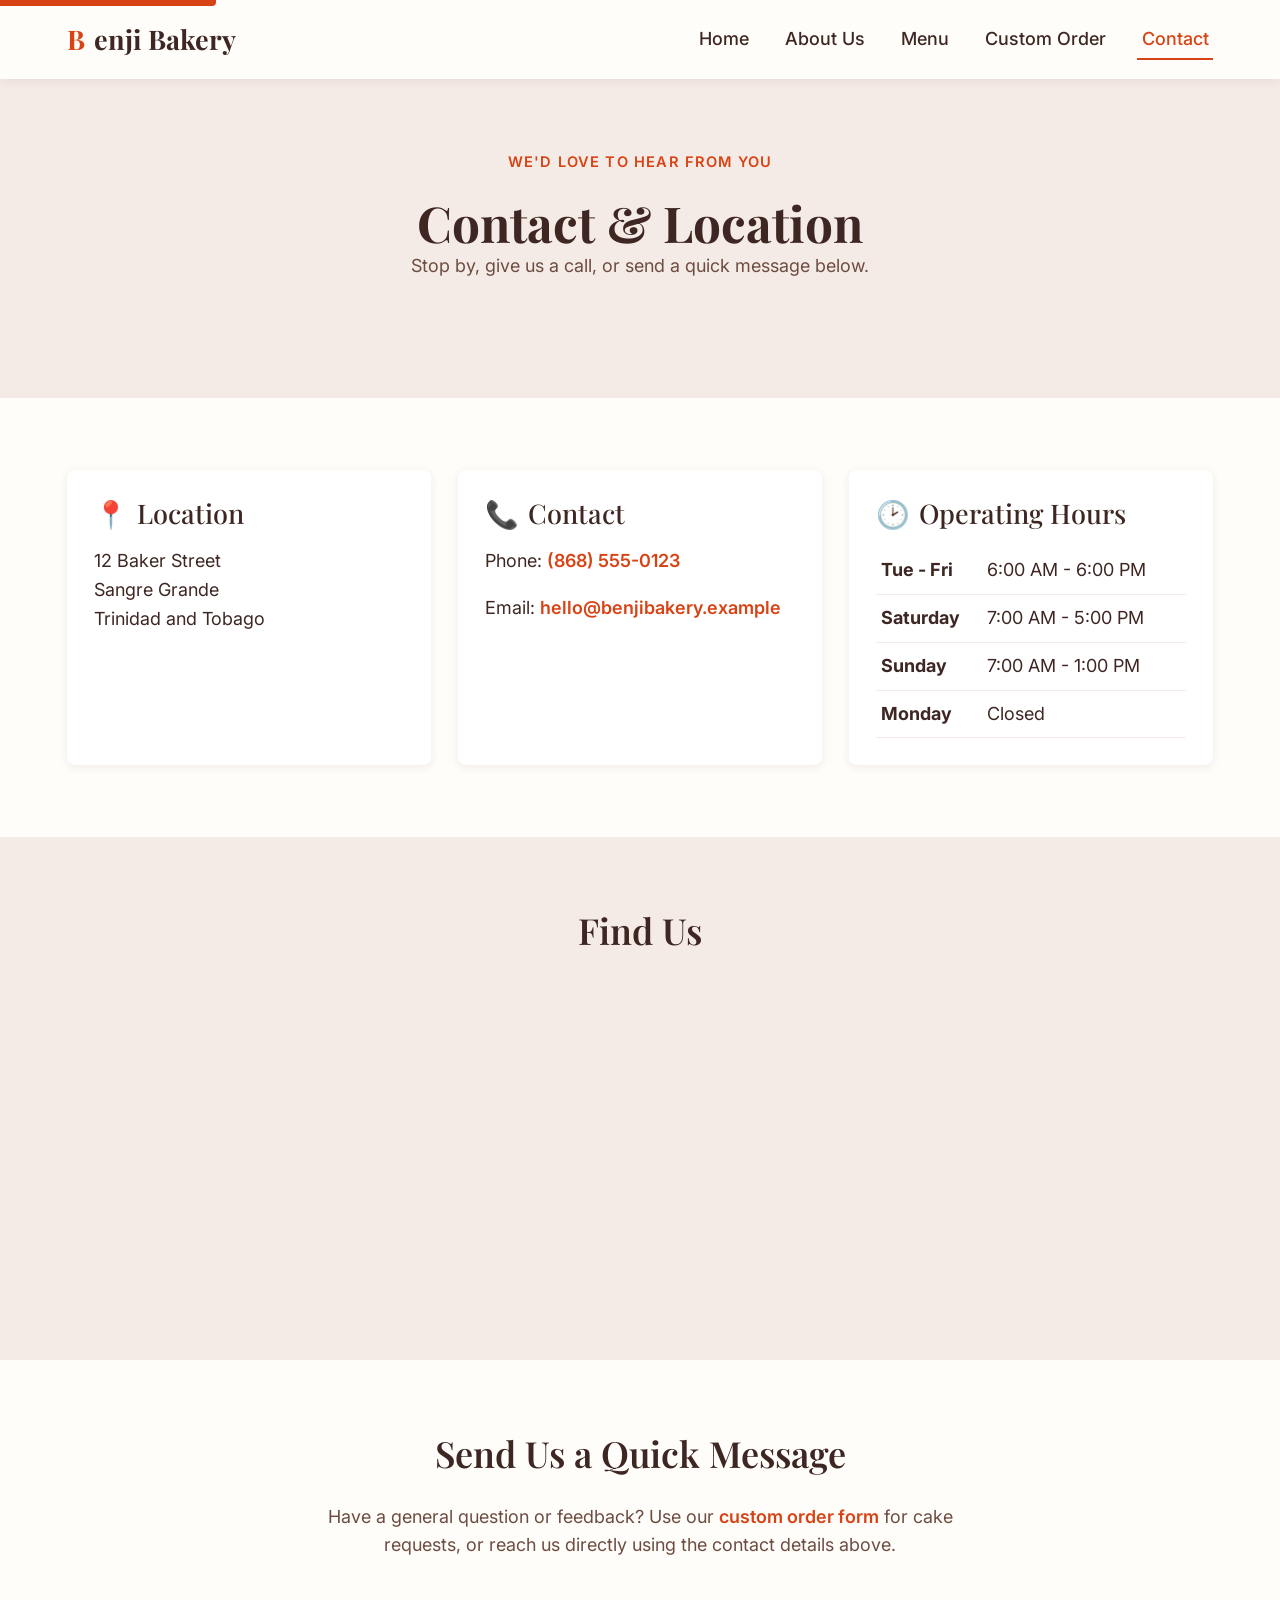
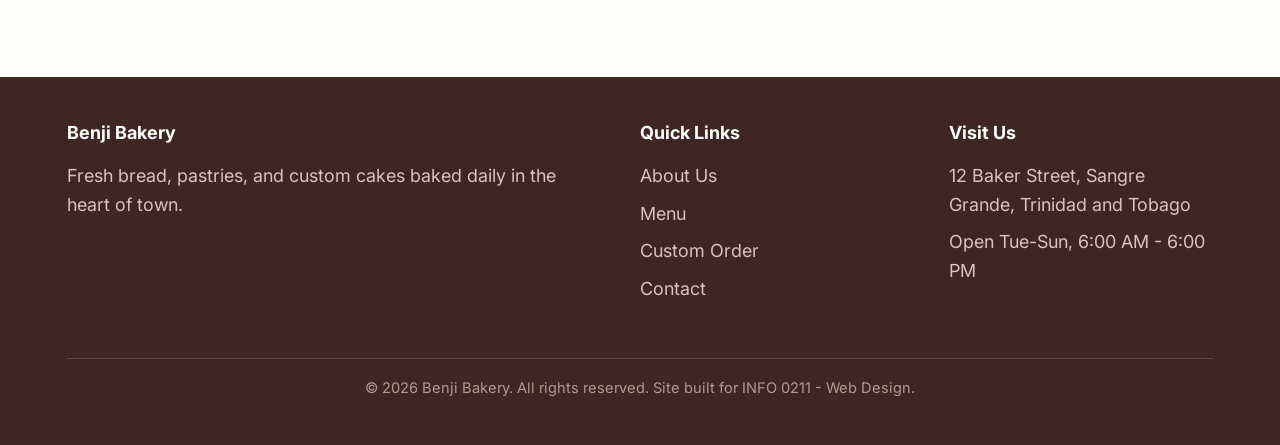
<file: contact.html>
<!DOCTYPE html>
<html lang="en">
<head>
  <meta charset="UTF-8">
  <meta name="viewport" content="width=device-width, initial-scale=1.0">
  <title>Contact &amp; Locations | Benji Bakery</title>
  <meta name="description" content="Find Benji Bakery's hours, location, and contact details, or send us a message directly.">
  <link rel="preconnect" href="https://fonts.googleapis.com">
  <link href="https://fonts.googleapis.com/css2?family=Playfair+Display:wght@500;600;700&family=Inter:wght@400;500;600;700&display=swap" rel="stylesheet">
  <link rel="stylesheet" href="css/style.css">
</head>
<body>

  <a class="skip-link" href="#main-content">Skip to main content</a>

  <header class="site-header">
    <div class="nav-wrapper">
      <a href="index.html" class="logo" aria-label="Benji Bakery home">
        <span>B</span>enji Bakery
      </a>
      <button class="nav-toggle" aria-expanded="false" aria-controls="primary-navigation" aria-label="Toggle navigation menu">&#9776;</button>
      <nav class="main-nav" id="primary-navigation" aria-label="Primary">
        <ul>
          <li><a href="index.html">Home</a></li>
          <li><a href="about.html">About Us</a></li>
          <li><a href="menu.html">Menu</a></li>
          <li><a href="order.html">Custom Order</a></li>
          <li><a href="contact.html" aria-current="page">Contact</a></li>
        </ul>
      </nav>
    </div>
  </header>

  <main id="main-content">

    <section class="bg-taupe" aria-labelledby="page-heading">
      <div class="container text-center">
        <p class="eyebrow">We'd Love to Hear From You</p>
        <h1 id="page-heading">Contact &amp; Location</h1>
        <p class="section-intro">Stop by, give us a call, or send a quick message below.</p>
      </div>
    </section>

    <section aria-labelledby="details-heading">
      <div class="container">
        <h2 id="details-heading" class="visually-hidden">Contact details</h2>
        <div class="grid grid-3">

          <div class="info-card">
            <h3><span aria-hidden="true">&#128205;</span> Location</h3>
            <p>12 Baker Street<br>Sangre Grande<br>Trinidad and Tobago</p>
          </div>

          <div class="info-card">
            <h3><span aria-hidden="true">&#128222;</span> Contact</h3>
            <p>Phone: <a href="tel:+18685550123" class="text-link">(868) 555-0123</a></p>
            <p>Email: <a href="mailto:hello@benjibakery.example" class="text-link">hello@benjibakery.example</a></p>
          </div>

          <div class="info-card">
            <h3><span aria-hidden="true">&#128337;</span> Operating Hours</h3>
            <table class="hours-table">
              <caption class="visually-hidden">Benji Bakery weekly operating hours</caption>
              <tbody>
                <tr><th scope="row">Tue - Fri</th><td>6:00 AM - 6:00 PM</td></tr>
                <tr><th scope="row">Saturday</th><td>7:00 AM - 5:00 PM</td></tr>
                <tr><th scope="row">Sunday</th><td>7:00 AM - 1:00 PM</td></tr>
                <tr><th scope="row">Monday</th><td>Closed</td></tr>
              </tbody>
            </table>
          </div>

        </div>
      </div>
    </section>

    <!-- Map -->
    <section class="bg-taupe" aria-labelledby="map-heading">
      <div class="container">
        <h2 id="map-heading" class="text-center">Find Us</h2>
        <iframe
          class="map-frame"
          title="Map showing Benji Bakery location in Sangre Grande, Trinidad and Tobago"
          src="https://www.openstreetmap.org/export/embed.html?bbox=-61.135%2C10.575%2C-61.115%2C10.595&layer=mapnik"
          loading="lazy">
        </iframe>
      </div>
    </section>

    <!-- Feedback / comment form (also satisfies functional input form requirement in spirit; primary functional form is order.html) -->
    <section aria-labelledby="feedback-heading">
      <div class="container">
        <h2 id="feedback-heading" class="text-center">Send Us a Quick Message</h2>
        <p class="section-intro">Have a general question or feedback? Use our <a href="order.html" class="text-link">custom order form</a> for cake requests, or reach us directly using the contact details above.</p>
      </div>
    </section>

  </main>

  <footer class="site-footer">
    <div class="container">
      <div class="footer-grid">
        <div>
          <h4>Benji Bakery</h4>
          <p>Fresh bread, pastries, and custom cakes baked daily in the heart of town.</p>
        </div>
        <div>
          <h4>Quick Links</h4>
          <a href="about.html">About Us</a>
          <a href="menu.html">Menu</a>
          <a href="order.html">Custom Order</a>
          <a href="contact.html">Contact</a>
        </div>
        <div>
          <h4>Visit Us</h4>
          <p>12 Baker Street, Sangre Grande, Trinidad and Tobago</p>
          <p>Open Tue-Sun, 6:00 AM - 6:00 PM</p>
        </div>
      </div>
      <div class="footer-bottom">
        <p>&copy; 2026 Benji Bakery. All rights reserved. Site built for INFO 0211 - Web Design.</p>
      </div>
    </div>
  </footer>

  <script src="js/main.js"></script>
</body>
</html>
</file>
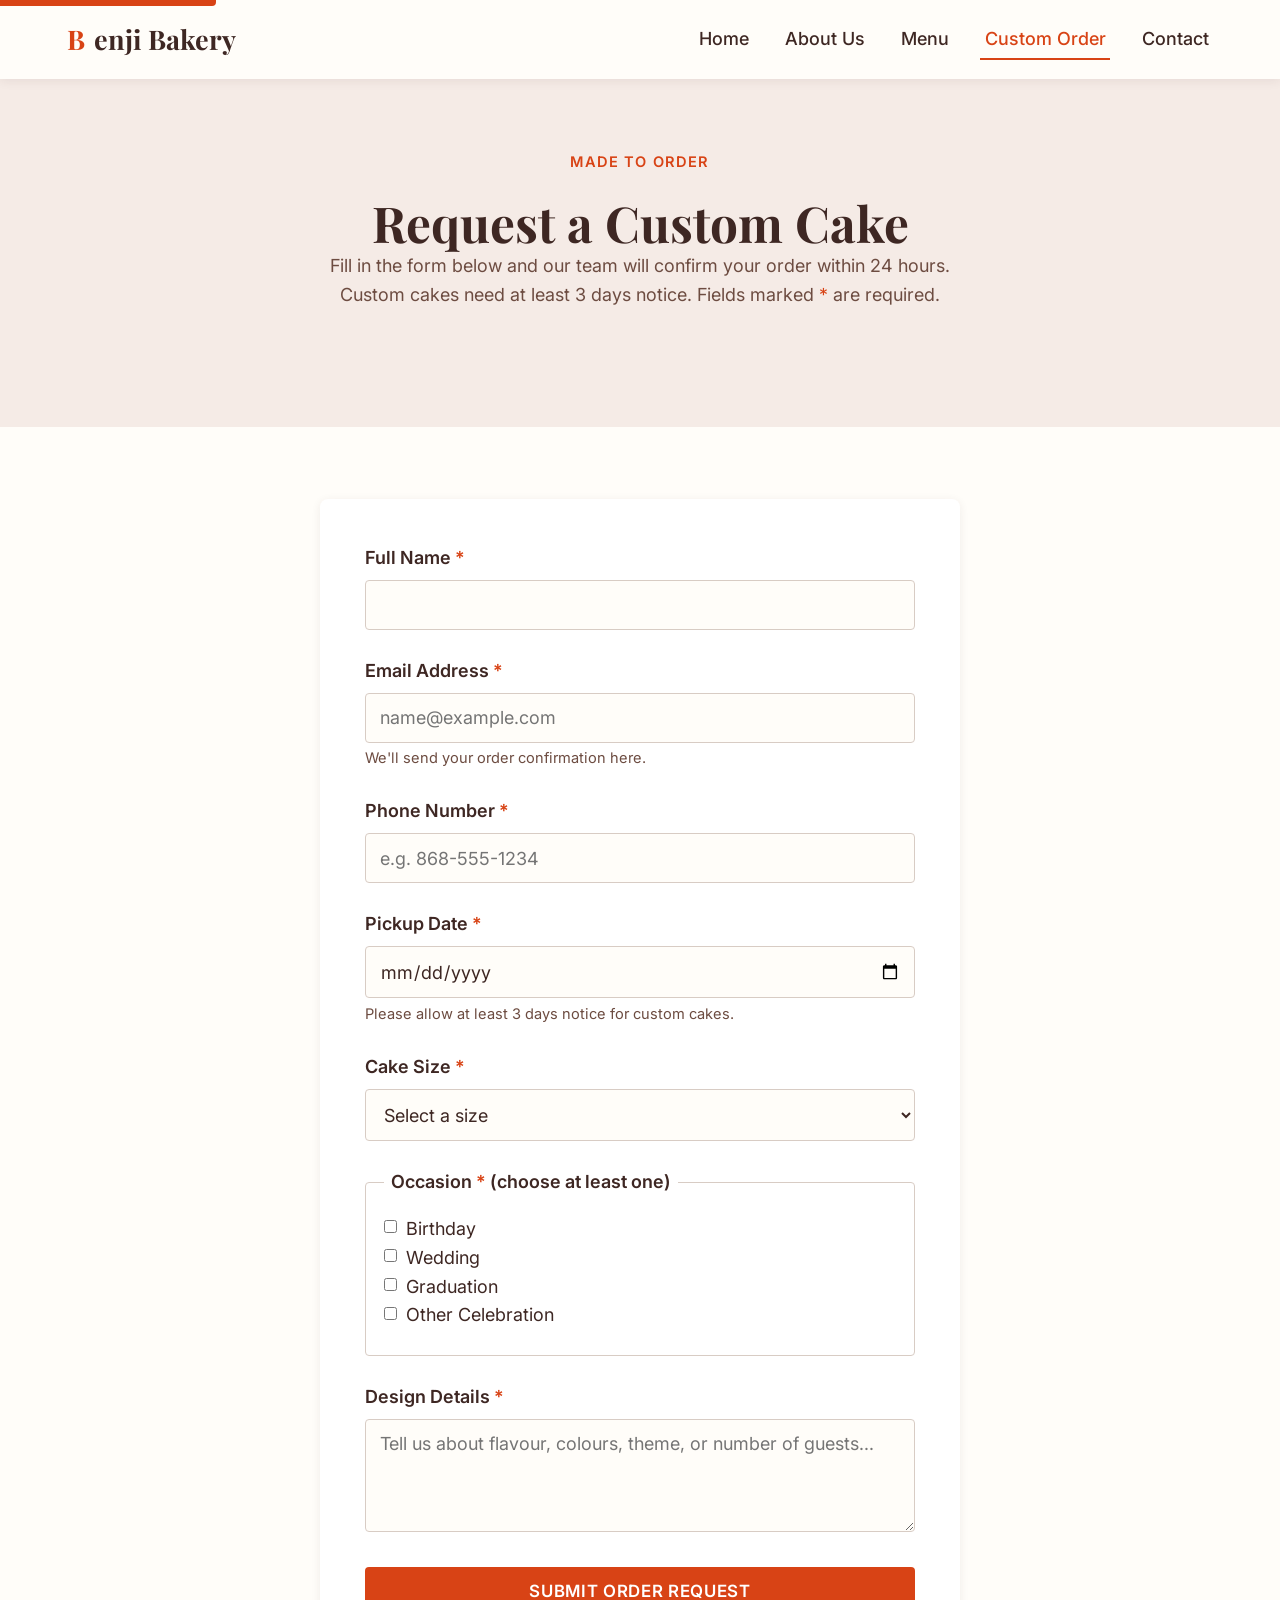
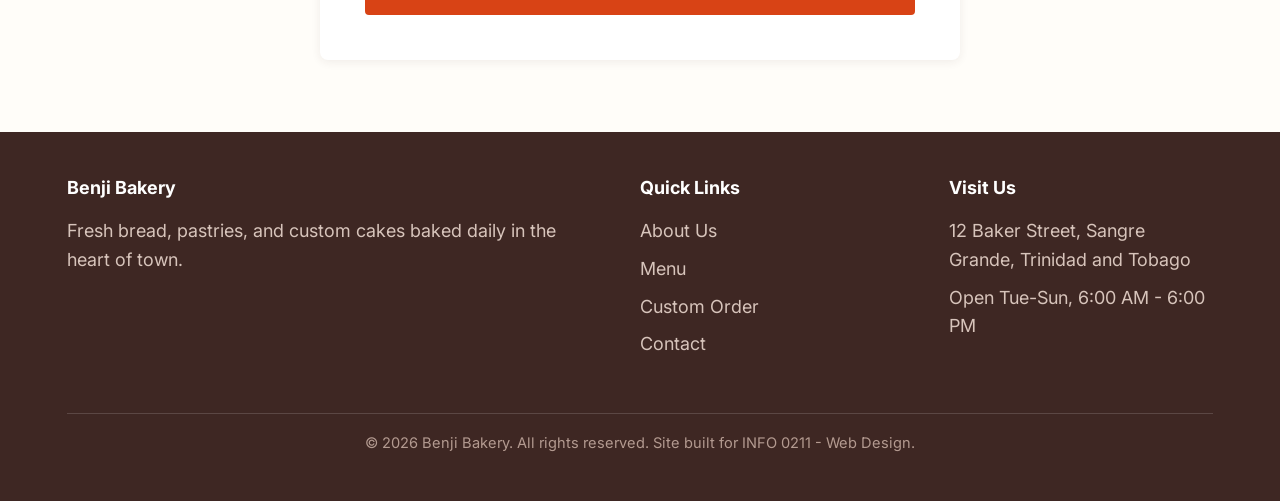
<file: order.html>
<!DOCTYPE html>
<html lang="en">
<head>
  <meta charset="UTF-8">
  <meta name="viewport" content="width=device-width, initial-scale=1.0">
  <title>Custom Cake Order | Benji Bakery</title>
  <meta name="description" content="Request a custom cake from Benji Bakery. Tell us your date, size, and design idea using our online order form.">
  <link rel="preconnect" href="https://fonts.googleapis.com">
  <link href="https://fonts.googleapis.com/css2?family=Playfair+Display:wght@500;600;700&family=Inter:wght@400;500;600;700&display=swap" rel="stylesheet">
  <link rel="stylesheet" href="css/style.css">
</head>
<body>

  <a class="skip-link" href="#main-content">Skip to main content</a>

  <header class="site-header">
    <div class="nav-wrapper">
      <a href="index.html" class="logo" aria-label="Benji Bakery home">
        <span>B</span>enji Bakery
      </a>
      <button class="nav-toggle" aria-expanded="false" aria-controls="primary-navigation" aria-label="Toggle navigation menu">&#9776;</button>
      <nav class="main-nav" id="primary-navigation" aria-label="Primary">
        <ul>
          <li><a href="index.html">Home</a></li>
          <li><a href="about.html">About Us</a></li>
          <li><a href="menu.html">Menu</a></li>
          <li><a href="order.html" aria-current="page">Custom Order</a></li>
          <li><a href="contact.html">Contact</a></li>
        </ul>
      </nav>
    </div>
  </header>

  <main id="main-content">

    <section class="bg-taupe" aria-labelledby="page-heading">
      <div class="container text-center">
        <p class="eyebrow">Made to Order</p>
        <h1 id="page-heading">Request a Custom Cake</h1>
        <p class="section-intro">
          Fill in the form below and our team will confirm your order within 24 hours.
          Custom cakes need at least 3 days notice. Fields marked
          <span class="required-flag">*</span> are required.
        </p>
      </div>
    </section>

    <section aria-labelledby="form-heading">
      <div class="container">
        <h2 id="form-heading" class="visually-hidden">Custom order form</h2>

        <div class="form-wrapper">

          <div id="form-success" role="status" aria-live="polite">
            Thank you! Your custom order request has been received. We'll be in touch soon to confirm details.
          </div>

          <form id="order-form" novalidate>

            <div class="form-group">
              <label for="full-name">Full Name <span class="required-flag">*</span></label>
              <input type="text" id="full-name" name="full-name" required minlength="2" autocomplete="name">
              <span class="error-message" id="full-name-error" role="alert"></span>
            </div>

            <div class="form-group">
              <label for="email">Email Address <span class="required-flag">*</span></label>
              <input type="email" id="email" name="email" required pattern="^[^\s@]+@[^\s@]+\.[^\s@]{2,}$" autocomplete="email" placeholder="name@example.com">
              <small>We'll send your order confirmation here.</small>
              <span class="error-message" id="email-error" role="alert"></span>
            </div>

            <div class="form-group">
              <label for="phone">Phone Number <span class="required-flag">*</span></label>
              <input type="tel" id="phone" name="phone" required pattern="^[\d\s()+-]{7,15}$" autocomplete="tel" placeholder="e.g. 868-555-1234">
              <span class="error-message" id="phone-error" role="alert"></span>
            </div>

            <div class="form-group">
              <label for="cake-date">Pickup Date <span class="required-flag">*</span></label>
              <input type="date" id="cake-date" name="cake-date" required>
              <small>Please allow at least 3 days notice for custom cakes.</small>
              <span class="error-message" id="cake-date-error" role="alert"></span>
            </div>

            <div class="form-group">
              <label for="cake-size">Cake Size <span class="required-flag">*</span></label>
              <select id="cake-size" name="cake-size" required>
                <option value="">Select a size</option>
                <option value="small">Small (serves 6-8)</option>
                <option value="medium">Medium (serves 12-15)</option>
                <option value="large">Large (serves 20-25)</option>
                <option value="tiered">Tiered (serves 30+)</option>
              </select>
              <span class="error-message" id="cake-size-error" role="alert"></span>
            </div>

            <fieldset>
              <legend>Occasion <span class="required-flag">*</span> (choose at least one)</legend>
              <div class="checkbox-row">
                <input type="checkbox" id="occasion-birthday" name="occasion" value="Birthday">
                <label for="occasion-birthday" style="font-weight:400;">Birthday</label>
              </div>
              <div class="checkbox-row">
                <input type="checkbox" id="occasion-wedding" name="occasion" value="Wedding">
                <label for="occasion-wedding" style="font-weight:400;">Wedding</label>
              </div>
              <div class="checkbox-row">
                <input type="checkbox" id="occasion-graduation" name="occasion" value="Graduation">
                <label for="occasion-graduation" style="font-weight:400;">Graduation</label>
              </div>
              <div class="checkbox-row">
                <input type="checkbox" id="occasion-other" name="occasion" value="Other">
                <label for="occasion-other" style="font-weight:400;">Other Celebration</label>
              </div>
              <span class="error-message" id="occasion-error" role="alert"></span>
            </fieldset>

            <div class="form-group">
              <label for="details">Design Details <span class="required-flag">*</span></label>
              <textarea id="details" name="details" rows="4" required minlength="10" placeholder="Tell us about flavour, colours, theme, or number of guests..."></textarea>
              <span class="error-message" id="details-error" role="alert"></span>
            </div>

            <button type="submit" class="btn btn-primary" style="width:100%;">Submit Order Request</button>
          </form>
        </div>
      </div>
    </section>

  </main>

  <footer class="site-footer">
    <div class="container">
      <div class="footer-grid">
        <div>
          <h4>Benji Bakery</h4>
          <p>Fresh bread, pastries, and custom cakes baked daily in the heart of town.</p>
        </div>
        <div>
          <h4>Quick Links</h4>
          <a href="about.html">About Us</a>
          <a href="menu.html">Menu</a>
          <a href="order.html">Custom Order</a>
          <a href="contact.html">Contact</a>
        </div>
        <div>
          <h4>Visit Us</h4>
          <p>12 Baker Street, Sangre Grande, Trinidad and Tobago</p>
          <p>Open Tue-Sun, 6:00 AM - 6:00 PM</p>
        </div>
      </div>
      <div class="footer-bottom">
        <p>&copy; 2026 Benji Bakery. All rights reserved. Site built for INFO 0211 - Web Design.</p>
      </div>
    </div>
  </footer>

  <script src="js/main.js"></script>
  <script src="js/validation.js"></script>
</body>
</html>
</file>
<file: css/style.css>
/* ==========================================================================
   Benji Bakery — Main Stylesheet
   Built to match the Benji Bakery Style Guide (v1.0, 2026)
   ========================================================================== */

/* --- 1. CSS Custom Properties (Design Tokens from the Style Guide) --- */
:root {
  /* Primary palette */
  --cream: #FFFDF9;
  --dark-brown: #3E2723;
  --amber-gold: #D84315;
  --amber-gold-hover: #BF360C;

  /* Secondary palette */
  --soft-taupe: #F5EBE6;
  --white: #FFFFFF;

  /* Fonts */
  --font-heading: 'Playfair Display', Georgia, serif;
  --font-body: 'Inter', Arial, sans-serif;

  /* Spacing scale */
  --space-xs: 0.5rem;
  --space-sm: 1rem;
  --space-md: 1.5rem;
  --space-lg: 2.5rem;
  --space-xl: 4rem;

  /* Effects */
  --radius: 4px;
  --shadow: 0 2px 10px rgba(62, 39, 35, 0.08);
  --transition: 0.2s ease;
}

/* --- 2. Reset & Base --- */
* {
  box-sizing: border-box;
  margin: 0;
  padding: 0;
}

html {
  scroll-behavior: smooth;
  /* Responsive font sizing: base size scales gently with viewport width */
  font-size: clamp(15px, 1vw + 12px, 18px);
}

body {
  font-family: var(--font-body);
  background-color: var(--cream);
  color: var(--dark-brown);
  line-height: 1.6;
  overflow-x: hidden;
}

img {
  max-width: 100%;
  height: auto;
  display: block;
}

a {
  color: inherit;
  text-decoration: none;
}

ul {
  list-style: none;
}

.container {
  width: 100%;
  max-width: 1200px;
  margin: 0 auto;
  padding: 0 var(--space-md);
}

/* --- 3. Accessibility helpers --- */
/* Visually hidden but available to screen readers */
.visually-hidden {
  position: absolute;
  width: 1px;
  height: 1px;
  overflow: hidden;
  clip: rect(0 0 0 0);
  white-space: nowrap;
}

/* Skip-to-content link: hidden until focused via keyboard */
.skip-link {
  position: absolute;
  top: -50px;
  left: 0;
  background: var(--amber-gold);
  color: var(--white);
  padding: 0.75rem 1.25rem;
  z-index: 1000;
  transition: top var(--transition);
  border-radius: 0 0 var(--radius) 0;
}

.skip-link:focus {
  top: 0;
}

/* Strong, visible focus state for keyboard navigation (WCAG 2.4.7) */
a:focus-visible,
button:focus-visible,
input:focus-visible,
textarea:focus-visible,
select:focus-visible {
  outline: 3px solid var(--amber-gold);
  outline-offset: 2px;
}

/* --- 4. Typography (per Style Guide type scale) --- */
h1, h2, h3, h4 {
  font-family: var(--font-heading);
  color: var(--dark-brown);
  line-height: 1.2;
}

h1 {
  font-weight: 700;
  font-size: clamp(2rem, 4vw + 1rem, 2.75rem); /* ~32px - 44px, responsive */
}

h2 {
  font-weight: 600;
  font-size: clamp(1.5rem, 2.5vw + 1rem, 2rem); /* ~24px - 32px */
  margin-bottom: var(--space-md);
}

h3 {
  font-weight: 500;
  font-size: clamp(1.25rem, 1.5vw + 1rem, 1.5rem); /* ~20px - 24px */
  margin-bottom: var(--space-sm);
}

p {
  margin-bottom: var(--space-sm);
}

.eyebrow {
  font-size: 0.8125rem; /* 13px caption */
  letter-spacing: 0.08em;
  text-transform: uppercase;
  color: var(--amber-gold);
  font-weight: 600;
}

.section-intro {
  max-width: 640px;
  margin: 0 auto var(--space-lg);
  text-align: center;
  color: #6d4c41;
}

/* --- 5. Buttons & CTAs (per Style Guide specs) --- */
.btn {
  display: inline-flex;
  align-items: center;
  justify-content: center;
  min-height: 48px;
  padding: 0 24px;
  border-radius: var(--radius);
  font-family: var(--font-body);
  font-weight: 600;
  font-size: 0.9375rem; /* 15px */
  text-transform: uppercase;
  letter-spacing: 0.04em;
  border: none;
  cursor: pointer;
  transition: background-color var(--transition), color var(--transition), transform var(--transition);
}

.btn-primary {
  background-color: var(--amber-gold);
  color: var(--white);
}

.btn-primary:hover,
.btn-primary:focus-visible {
  background-color: var(--amber-gold-hover);
  transform: translateY(-1px);
}

.btn-secondary {
  background-color: transparent;
  color: var(--dark-brown);
  border: 1.5px solid var(--dark-brown);
}

.btn-secondary:hover,
.btn-secondary:focus-visible {
  background-color: var(--dark-brown);
  color: var(--white);
}

.text-link {
  color: var(--amber-gold);
  font-weight: 600;
  border-bottom: 1.5px solid transparent;
  transition: border-color var(--transition);
}

.text-link:hover,
.text-link:focus-visible {
  border-color: var(--amber-gold);
}

/* --- 6. Header / Navigation --- */
.site-header {
  position: sticky;
  top: 0;
  z-index: 100;
  background-color: var(--cream);
  box-shadow: var(--shadow);
}

.nav-wrapper {
  display: flex;
  align-items: center;
  justify-content: space-between;
  padding: var(--space-sm) var(--space-md);
  max-width: 1200px;
  margin: 0 auto;
}

.logo {
  font-family: var(--font-heading);
  font-size: 1.5rem;
  font-weight: 700;
  color: var(--dark-brown);
  display: flex;
  align-items: center;
  gap: 0.5rem;
}

.logo span {
  color: var(--amber-gold);
}

.nav-toggle {
  display: none;
  background: none;
  border: 2px solid var(--dark-brown);
  border-radius: var(--radius);
  padding: 0.4rem 0.6rem;
  font-size: 1.25rem;
  cursor: pointer;
  color: var(--dark-brown);
}

.main-nav ul {
  display: flex;
  gap: var(--space-md);
  align-items: center;
}

.main-nav a {
  font-weight: 500;
  padding: 0.5rem 0.25rem;
  border-bottom: 2px solid transparent;
  transition: border-color var(--transition), color var(--transition);
}

.main-nav a:hover,
.main-nav a:focus-visible,
.main-nav a[aria-current="page"] {
  color: var(--amber-gold);
  border-color: var(--amber-gold);
}

/* --- 7. Hero section --- */
.hero {
  position: relative;
  display: flex;
  align-items: center;
  min-height: 70vh;
  color: var(--white);
  background-color: var(--dark-brown);
  overflow: hidden;
}

.hero img.hero-bg {
  position: absolute;
  inset: 0;
  width: 100%;
  height: 100%;
  object-fit: cover;
  opacity: 0.55;
}

.hero-content {
  position: relative;
  z-index: 2;
  max-width: 640px;
  padding: var(--space-lg) var(--space-md);
  margin: 0 auto;
  text-align: center;
}

.hero h1 {
  color: var(--white);
  margin-bottom: var(--space-sm);
}

.hero p {
  font-size: 1.125rem;
  margin-bottom: var(--space-md);
}

.hero-ctas {
  display: flex;
  gap: var(--space-sm);
  justify-content: center;
  flex-wrap: wrap;
}

/* --- 8. Generic section spacing --- */
section {
  padding: var(--space-xl) 0;
}

.bg-taupe {
  background-color: var(--soft-taupe);
}

.bg-brown {
  background-color: var(--dark-brown);
  color: var(--white);
}

.bg-brown h2 {
  color: var(--white);
}

/* --- 9. Grid & Flexbox layout utilities --- */
.grid {
  display: grid;
  gap: var(--space-md);
}

.grid-2 { grid-template-columns: repeat(2, 1fr); }
.grid-3 { grid-template-columns: repeat(3, 1fr); }
.grid-4 { grid-template-columns: repeat(4, 1fr); }

.flex-row {
  display: flex;
  gap: var(--space-md);
  flex-wrap: wrap;
}

.flex-center {
  display: flex;
  align-items: center;
  justify-content: center;
}

/* --- 10. Cards --- */
.card {
  background-color: var(--white);
  border-radius: 8px;
  overflow: hidden;
  box-shadow: var(--shadow);
  transition: transform var(--transition), box-shadow var(--transition);
  display: flex;
  flex-direction: column;
}

.card:hover {
  transform: translateY(-4px);
  box-shadow: 0 8px 20px rgba(62, 39, 35, 0.14);
}

.card img {
  aspect-ratio: 1 / 1;
  object-fit: cover;
  width: 100%;
}

.card-body {
  padding: var(--space-sm);
  flex: 1;
  display: flex;
  flex-direction: column;
}

.card-body h3 {
  margin-bottom: 0.25rem;
}

.card-price {
  font-weight: 700;
  color: var(--amber-gold);
  margin-top: auto;
  padding-top: var(--space-xs);
}

.badge {
  display: inline-block;
  font-size: 0.75rem;
  font-weight: 600;
  padding: 0.15rem 0.5rem;
  border-radius: 999px;
  background-color: var(--soft-taupe);
  color: var(--dark-brown);
  margin-right: 0.35rem;
  margin-bottom: 0.35rem;
}

/* --- 11. Team member profiles (About page) --- */
.team-member {
  text-align: center;
}

.avatar {
  width: 120px;
  height: 120px;
  border-radius: 50%;
  margin: 0 auto var(--space-sm);
  display: flex;
  align-items: center;
  justify-content: center;
  font-family: var(--font-heading);
  font-size: 2rem;
  font-weight: 700;
  color: var(--white);
  background-color: var(--amber-gold);
  border: 4px solid var(--soft-taupe);
}

/* --- 12. Forms (Custom Order / Feedback page) --- */
.form-wrapper {
  max-width: 640px;
  margin: 0 auto;
  background-color: var(--white);
  padding: var(--space-lg);
  border-radius: 8px;
  box-shadow: var(--shadow);
}

.form-group {
  margin-bottom: var(--space-md);
}

.form-group label {
  display: block;
  font-weight: 600;
  margin-bottom: 0.4rem;
}

.required-flag {
  color: var(--amber-gold);
}

.form-group input,
.form-group select,
.form-group textarea {
  width: 100%;
  font-family: var(--font-body);
  font-size: 1rem;
  padding: 0.75rem;
  border: 1.5px solid #d8ccc4;
  border-radius: var(--radius);
  background-color: var(--cream);
  color: var(--dark-brown);
}

.form-group input:focus,
.form-group select:focus,
.form-group textarea:focus {
  outline: none;
  border-color: var(--amber-gold);
}

.form-group small {
  display: block;
  color: #6d4c41;
  margin-top: 0.25rem;
  font-size: 0.8125rem;
}

.error-message {
  display: block;
  color: #B71C1C;
  font-size: 0.8125rem;
  margin-top: 0.35rem;
  font-weight: 600;
}

.form-group.has-error input,
.form-group.has-error select,
.form-group.has-error textarea {
  border-color: #B71C1C;
}

fieldset {
  border: 1.5px solid #d8ccc4;
  border-radius: var(--radius);
  padding: var(--space-sm);
  margin-bottom: var(--space-md);
}

fieldset legend {
  font-weight: 600;
  padding: 0 0.4rem;
}

.checkbox-row {
  display: flex;
  align-items: flex-start;
  gap: 0.5rem;
}

.checkbox-row input {
  width: auto;
  margin-top: 0.3rem;
}

#form-success {
  display: none;
  background-color: #E8F5E9;
  border: 1.5px solid #2E7D32;
  color: #1B5E20;
  padding: var(--space-sm);
  border-radius: var(--radius);
  margin-bottom: var(--space-md);
  font-weight: 600;
}

/* --- 13. Info blocks (Contact page) --- */
.info-card {
  background-color: var(--white);
  padding: var(--space-md);
  border-radius: 8px;
  box-shadow: var(--shadow);
}

.info-card h3 {
  display: flex;
  align-items: center;
  gap: 0.5rem;
}

table.hours-table {
  width: 100%;
  border-collapse: collapse;
}

table.hours-table th,
table.hours-table td {
  text-align: left;
  padding: 0.5rem 0.25rem;
  border-bottom: 1px solid var(--soft-taupe);
}

.map-frame {
  width: 100%;
  border: 0;
  border-radius: 8px;
  min-height: 300px;
}

/* --- 14. Footer --- */
.site-footer {
  background-color: var(--dark-brown);
  color: var(--cream);
  padding: var(--space-lg) 0 var(--space-md);
}

.footer-grid {
  display: grid;
  grid-template-columns: 2fr 1fr 1fr;
  gap: var(--space-lg);
  margin-bottom: var(--space-lg);
}

.footer-grid h4 {
  color: var(--white);
  font-family: var(--font-body);
  font-size: 1rem;
  margin-bottom: var(--space-sm);
}

.footer-grid a,
.footer-grid p {
  color: #d7c4bb;
  display: block;
  margin-bottom: 0.5rem;
}

.footer-grid a:hover,
.footer-grid a:focus-visible {
  color: var(--amber-gold);
}

.footer-bottom {
  border-top: 1px solid rgba(255,255,255,0.15);
  padding-top: var(--space-sm);
  text-align: center;
  font-size: 0.8125rem;
  color: #b39a90;
}

/* --- 15. Utility --- */
.text-center { text-align: center; }
.mt-lg { margin-top: var(--space-lg); }
.mb-lg { margin-bottom: var(--space-lg); }

/* --- 16. Responsive breakpoints --- */

/* Tablet */
@media (max-width: 900px) {
  .grid-4 { grid-template-columns: repeat(2, 1fr); }
  .grid-3 { grid-template-columns: repeat(2, 1fr); }
  .footer-grid { grid-template-columns: 1fr 1fr; }
}

/* Mobile */
@media (max-width: 640px) {
  .nav-toggle {
    display: block;
  }

  .main-nav {
    display: none;
    position: absolute;
    top: 100%;
    left: 0;
    right: 0;
    background-color: var(--cream);
    box-shadow: var(--shadow);
  }

  .main-nav.open {
    display: block;
  }

  .main-nav ul {
    flex-direction: column;
    align-items: stretch;
    padding: var(--space-sm) var(--space-md) var(--space-md);
    gap: 0;
  }

  .main-nav li {
    border-bottom: 1px solid var(--soft-taupe);
  }

  .main-nav a {
    display: block;
    padding: 0.85rem 0.25rem;
  }

  .grid-2,
  .grid-3,
  .grid-4 {
    grid-template-columns: 1fr;
  }

  .footer-grid {
    grid-template-columns: 1fr;
    gap: var(--space-md);
  }

  .hero {
    min-height: 60vh;
  }

  .form-wrapper {
    padding: var(--space-md);
  }
}
</file>
